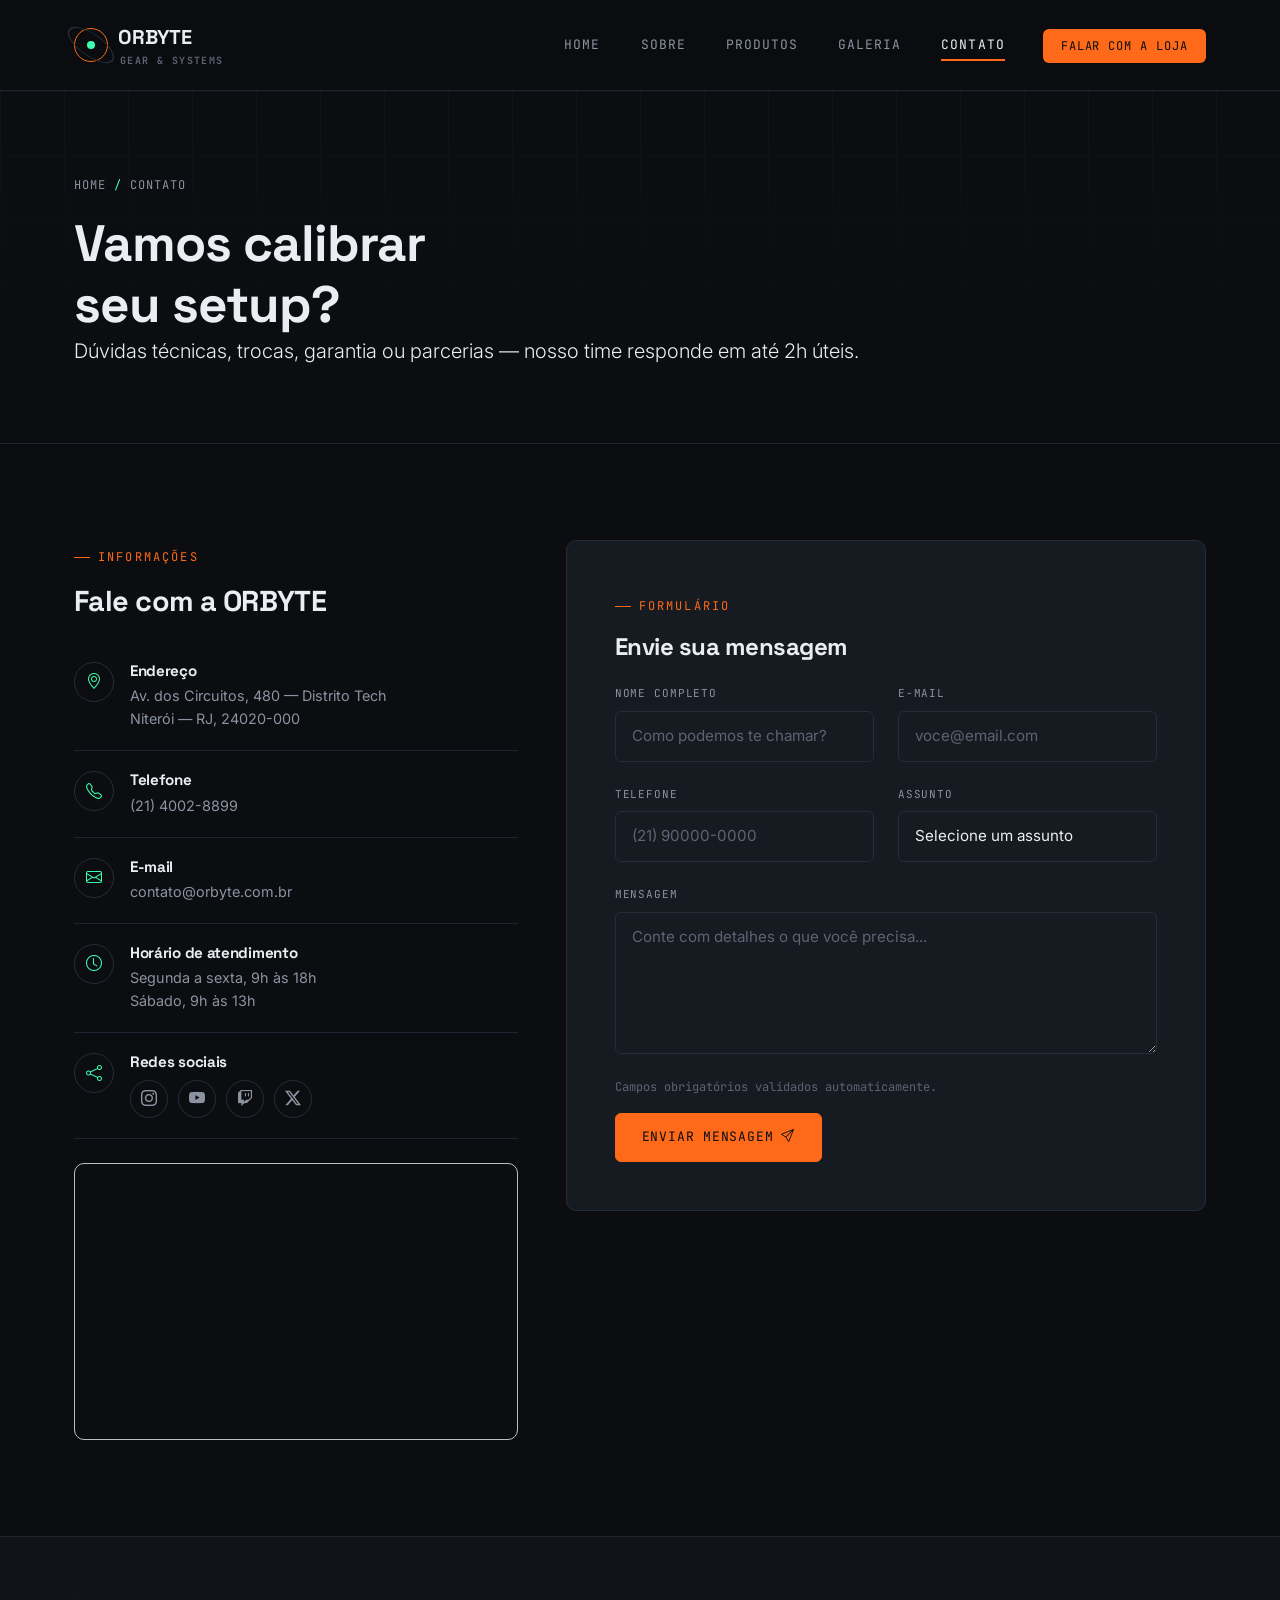
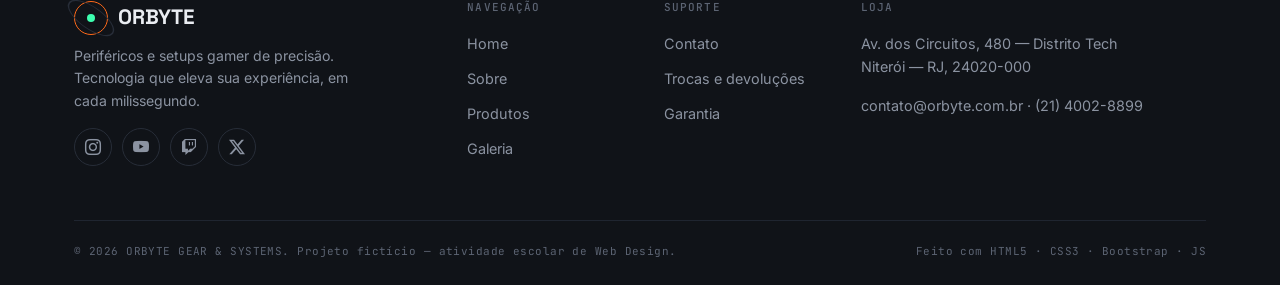
<file: contato.html>
<!DOCTYPE html>
<html lang="pt-BR">
<head>
<meta charset="UTF-8">
<meta name="viewport" content="width=device-width, initial-scale=1.0">
<title>Contato — ORBYTE | Fale com nossa equipe</title>
<meta name="description" content="Entre em contato com a ORBYTE: endereço, telefone, e-mail, redes sociais e formulário de atendimento.">

<link rel="preconnect" href="https://fonts.googleapis.com">
<link rel="preconnect" href="https://fonts.gstatic.com" crossorigin>
<link href="https://fonts.googleapis.com/css2?family=Space+Grotesk:wght@500;700&family=Inter:wght@400;500;600&family=JetBrains+Mono:wght@400;500&display=swap" rel="stylesheet">

<link href="https://cdn.jsdelivr.net/npm/bootstrap@5.3.3/dist/css/bootstrap.min.css" rel="stylesheet">
<link href="https://cdn.jsdelivr.net/npm/bootstrap-icons@1.11.3/font/bootstrap-icons.css" rel="stylesheet">
<link rel="stylesheet" href="css/style.css">
</head>
<body>

<!-- ===================== HEADER ===================== -->
<header class="site-header">
  <nav class="navbar navbar-expand-lg">
    <div class="container-xl">
      <a class="navbar-brand brand" href="index.html">
        <span class="brand-mark"></span>
        <span>ORBYTE<span class="brand-sub">GEAR &amp; SYSTEMS</span></span>
      </a>
      <button class="navbar-toggler" type="button" data-bs-toggle="collapse" data-bs-target="#navMain" aria-controls="navMain" aria-expanded="false" aria-label="Abrir menu">
        <span class="navbar-toggler-icon"></span>
      </button>
      <div class="collapse navbar-collapse justify-content-end" id="navMain">
        <ul class="navbar-nav align-items-lg-center gap-lg-1">
          <li class="nav-item"><a class="nav-link" href="index.html">Home</a></li>
          <li class="nav-item"><a class="nav-link" href="sobre.html">Sobre</a></li>
          <li class="nav-item"><a class="nav-link" href="produtos.html">Produtos</a></li>
          <li class="nav-item"><a class="nav-link" href="galeria.html">Galeria</a></li>
          <li class="nav-item"><a class="nav-link active" href="contato.html">Contato</a></li>
          <li class="nav-item ms-lg-3 mt-2 mt-lg-0"><a class="btn-nav-cta" href="contato.html">Falar com a loja</a></li>
        </ul>
      </div>
    </div>
  </nav>
</header>

<!-- ===================== BANNER 5 — CONTATO ===================== -->
<section class="page-banner">
  <div class="hero-bg" style="background-image:url('https://images.unsplash.com/photo-1516387938699-a93567ec168e?auto=format&fit=crop&w=1600&q=60');"></div>
  <div class="hero-grid"></div>
  <div class="hero-scrim"></div>
  <div class="container-xl hero-content">
    <span class="breadcrumb-mono">Home <span class="accent">/</span> Contato</span>
    <h1 class="mt-3">Vamos calibrar<br>seu setup?</h1>
    <p class="lead">Dúvidas técnicas, trocas, garantia ou parcerias — nosso time responde em até 2h úteis.</p>
  </div>
</section>

<!-- ===================== CONTATO: INFO + FORM ===================== -->
<section class="section reveal">
  <div class="container-xl">
    <div class="row g-5">

      <!-- Coluna de informações -->
      <div class="col-lg-5">
        <span class="eyebrow">Informações</span>
        <h2 class="mt-3 mb-4" style="font-size:1.8rem;">Fale com a ORBYTE</h2>

        <div class="info-block">
          <div class="info-icon"><i class="bi bi-geo-alt"></i></div>
          <div>
            <h4>Endereço</h4>
            <p>Av. dos Circuitos, 480 — Distrito Tech<br>Niterói — RJ, 24020-000</p>
          </div>
        </div>
        <div class="info-block">
          <div class="info-icon"><i class="bi bi-telephone"></i></div>
          <div>
            <h4>Telefone</h4>
            <p>(21) 4002-8899</p>
          </div>
        </div>
        <div class="info-block">
          <div class="info-icon"><i class="bi bi-envelope"></i></div>
          <div>
            <h4>E-mail</h4>
            <p>contato@orbyte.com.br</p>
          </div>
        </div>
        <div class="info-block">
          <div class="info-icon"><i class="bi bi-clock"></i></div>
          <div>
            <h4>Horário de atendimento</h4>
            <p>Segunda a sexta, 9h às 18h<br>Sábado, 9h às 13h</p>
          </div>
        </div>
        <div class="info-block">
          <div class="info-icon"><i class="bi bi-share"></i></div>
          <div>
            <h4>Redes sociais</h4>
            <div class="social-row">
              <a href="#" aria-label="Instagram"><i class="bi bi-instagram"></i></a>
              <a href="#" aria-label="YouTube"><i class="bi bi-youtube"></i></a>
              <a href="#" aria-label="Twitch"><i class="bi bi-twitch"></i></a>
              <a href="#" aria-label="X"><i class="bi bi-twitter-x"></i></a>
            </div>
          </div>
        </div>

        <div class="map-frame mt-4">
          <iframe src="https://www.google.com/maps?q=Niter%C3%B3i%2C%20RJ&output=embed" loading="lazy" title="Mapa de localização da loja ORBYTE em Niterói"></iframe>
        </div>
      </div>

      <!-- Coluna de formulário -->
      <div class="col-lg-7">
        <div class="p-4 p-lg-5" style="background:var(--surface); border:1px solid var(--border); border-radius:var(--radius);">
          <span class="eyebrow">Formulário</span>
          <h2 class="mt-3 mb-4" style="font-size:1.5rem;">Envie sua mensagem</h2>

          <div class="form-success" id="formSuccess">
            <i class="bi bi-check-circle me-1"></i> Mensagem enviada com sucesso! Nossa equipe responde em até 2h úteis.
          </div>

          <form id="contactForm" class="form-orbyte needs-validation" novalidate>
            <div class="row g-4">
              <div class="col-md-6">
                <label for="name">Nome completo</label>
                <input type="text" class="form-control" id="name" name="name" placeholder="Como podemos te chamar?" required minlength="2">
                <div class="invalid-feedback">Informe seu nome completo.</div>
              </div>
              <div class="col-md-6">
                <label for="email">E-mail</label>
                <input type="email" class="form-control" id="email" name="email" placeholder="voce@email.com" required>
                <div class="invalid-feedback">Informe um e-mail válido.</div>
              </div>
              <div class="col-md-6">
                <label for="phone">Telefone</label>
                <input type="tel" class="form-control" id="phone" name="phone" placeholder="(21) 90000-0000">
                <div class="invalid-feedback">Informe um telefone válido.</div>
              </div>
              <div class="col-md-6">
                <label for="subject">Assunto</label>
                <select class="form-select" id="subject" name="subject" required>
                  <option value="" selected disabled>Selecione um assunto</option>
                  <option value="duvida-produto">Dúvida sobre produto</option>
                  <option value="garantia">Garantia e suporte técnico</option>
                  <option value="troca">Trocas e devoluções</option>
                  <option value="parceria">Parcerias e imprensa</option>
                  <option value="outro">Outro assunto</option>
                </select>
                <div class="invalid-feedback">Selecione um assunto.</div>
              </div>
              <div class="col-12">
                <label for="message">Mensagem</label>
                <textarea class="form-control" id="message" name="message" rows="5" placeholder="Conte com detalhes o que você precisa..." required minlength="10"></textarea>
                <div class="invalid-feedback">Escreva uma mensagem com pelo menos 10 caracteres.</div>
              </div>
              <div class="col-12 d-flex flex-wrap align-items-center justify-content-between gap-3">
                <span class="form-note">Campos obrigatórios validados automaticamente.</span>
                <button type="submit" class="btn-orbyte">Enviar mensagem <i class="bi bi-send"></i></button>
              </div>
            </div>
          </form>
        </div>
      </div>

    </div>
  </div>
</section>

<!-- ===================== FOOTER ===================== -->
<footer class="site-footer">
  <div class="container-xl">
    <div class="row g-5">
      <div class="col-lg-4">
        <a class="brand" href="index.html">
          <span class="brand-mark"></span>
          <span class="footer-brand">ORBYTE</span>
        </a>
        <p class="footer-tagline">Periféricos e setups gamer de precisão. Tecnologia que eleva sua experiência, em cada milissegundo.</p>
        <div class="social-row">
          <a href="#" aria-label="Instagram"><i class="bi bi-instagram"></i></a>
          <a href="#" aria-label="YouTube"><i class="bi bi-youtube"></i></a>
          <a href="#" aria-label="Twitch"><i class="bi bi-twitch"></i></a>
          <a href="#" aria-label="X"><i class="bi bi-twitter-x"></i></a>
        </div>
      </div>
      <div class="col-6 col-lg-2">
        <div class="footer-col">
          <h5>Navegação</h5>
          <a href="index.html">Home</a>
          <a href="sobre.html">Sobre</a>
          <a href="produtos.html">Produtos</a>
          <a href="galeria.html">Galeria</a>
        </div>
      </div>
      <div class="col-6 col-lg-2">
        <div class="footer-col">
          <h5>Suporte</h5>
          <a href="contato.html">Contato</a>
          <a href="contato.html">Trocas e devoluções</a>
          <a href="contato.html">Garantia</a>
        </div>
      </div>
      <div class="col-lg-4">
        <div class="footer-col">
          <h5>Loja</h5>
          <p style="color:var(--muted); font-size:.9rem;">Av. dos Circuitos, 480 — Distrito Tech<br>Niterói — RJ, 24020-000</p>
          <p style="color:var(--muted); font-size:.9rem;">contato@orbyte.com.br · (21) 4002-8899</p>
        </div>
      </div>
    </div>
    <div class="footer-bottom">
      <span>© 2026 ORBYTE GEAR &amp; SYSTEMS. Projeto fictício — atividade escolar de Web Design.</span>
      <span>Feito com HTML5 · CSS3 · Bootstrap · JS</span>
    </div>
  </div>
</footer>

<button class="back-to-top" id="backToTop" aria-label="Voltar ao topo"><i class="bi bi-arrow-up"></i></button>

<script src="https://cdn.jsdelivr.net/npm/bootstrap@5.3.3/dist/js/bootstrap.bundle.min.js"></script>
<script src="js/script.js"></script>
</body>
</html>
</file>
<file: css/style.css>
/* =========================================================
   ORBYTE — Identidade Visual
   Tema: loja de tecnologia/games — estética "HUD de precisão"
   Fontes: Space Grotesk (display) / Inter (corpo) / JetBrains Mono (specs)
========================================================= */

:root{
    --bg:#0B0D10;
    --bg-elev:#101318;
    --surface:#161A21;
    --surface-2:#1C212A;
    --border:#272D38;
    --border-soft:#1F2530;
  
    --text:#EAEDF2;
    --muted:#8B93A1;
    --muted-2:#5C6473;
  
    --accent:#FF6A1A;      /* laranja sinal */
    --accent-soft:#FF6A1A22;
    --accent-2:#3DFFB0;    /* verde circuito */
    --accent-2-soft:#3DFFB022;
  
    --radius:10px;
    --radius-sm:6px;
  
    --font-display:'Space Grotesk', sans-serif;
    --font-body:'Inter', sans-serif;
    --font-mono:'JetBrains Mono', monospace;
  
    --container-max: 1180px;
  }
  
  *{ box-sizing:border-box; }
  html{ scroll-behavior:smooth; }
  
  body{
    background:var(--bg);
    color:var(--text);
    font-family:var(--font-body);
    font-size:16px;
    line-height:1.6;
    -webkit-font-smoothing:antialiased;
  }
  
  img{ max-width:100%; display:block; }
  
  a{ color:inherit; text-decoration:none; }
  
  ::selection{ background:var(--accent); color:#0B0D10; }
  
  @media (prefers-reduced-motion: reduce){
    *{ animation-duration:0.01ms !important; animation-iteration-count:1 !important; transition-duration:0.01ms !important; scroll-behavior:auto !important; }
  }
  
  :focus-visible{
    outline:2px solid var(--accent-2);
    outline-offset:3px;
  }
  
  .container-xl{
    width:100%;
    max-width:var(--container-max);
    margin:0 auto;
    padding:0 24px;
  }
  
  h1,h2,h3,h4{
    font-family:var(--font-display);
    font-weight:700;
    letter-spacing:-0.02em;
    color:var(--text);
    margin:0;
  }
  
  .eyebrow{
    font-family:var(--font-mono);
    font-size:12px;
    letter-spacing:0.18em;
    text-transform:uppercase;
    color:var(--accent);
    display:inline-flex;
    align-items:center;
    gap:8px;
  }
  .eyebrow::before{
    content:"";
    width:16px; height:1px;
    background:var(--accent);
    display:inline-block;
  }
  
  .section{ padding:96px 0; }
  .section-sm{ padding:56px 0; }
  
  @media (max-width:768px){
    .section{ padding:64px 0; }
    .section-sm{ padding:40px 0; }
  }
  
  /* ---------- Header / Nav ---------- */
  .site-header{
    position:sticky; top:0; z-index:1000;
    background:rgba(11,13,16,0.85);
    backdrop-filter:blur(10px);
    border-bottom:1px solid var(--border-soft);
  }
  .navbar{ padding:16px 0; }
  .brand{
    display:flex; align-items:center; gap:10px;
    font-family:var(--font-display);
    font-weight:700;
    font-size:20px;
    letter-spacing:-0.01em;
    color:var(--text) !important;
  }
  .brand-mark{
    width:34px; height:34px;
    border:1.5px solid var(--accent);
    border-radius:50%;
    position:relative;
    display:inline-flex;
    align-items:center;
    justify-content:center;
    flex-shrink:0;
  }
  .brand-mark::before{
    content:"";
    width:8px; height:8px;
    background:var(--accent-2);
    border-radius:50%;
  }
  .brand-mark::after{
    content:"";
    position:absolute;
    width:100%; height:100%;
    border:1px solid var(--border);
    border-radius:50%;
    transform:rotate(35deg) scale(1.7,0.7);
  }
  .brand-sub{
    font-family:var(--font-mono);
    font-size:10px;
    color:var(--muted-2);
    letter-spacing:0.14em;
    margin-left:2px;
    display:block;
  }
  
  .navbar-nav .nav-link{
    font-family:var(--font-mono);
    font-size:13px;
    letter-spacing:0.08em;
    text-transform:uppercase;
    color:var(--muted) !important;
    padding:10px 18px !important;
    position:relative;
    transition:color .2s ease;
  }
  .navbar-nav .nav-link:hover{ color:var(--text) !important; }
  .navbar-nav .nav-link.active{ color:var(--text) !important; }
  .navbar-nav .nav-link.active::after{
    content:"";
    position:absolute;
    left:18px; right:18px; bottom:4px;
    height:2px;
    background:var(--accent);
  }
  .navbar-toggler{
    border:1px solid var(--border) !important;
    padding:6px 10px;
  }
  .navbar-toggler:focus{ box-shadow:none; }
  .navbar-toggler-icon{
    filter:invert(1);
    width:1.2em; height:1.2em;
  }
  .btn-nav-cta{
    font-family:var(--font-mono);
    font-size:12px;
    letter-spacing:0.08em;
    text-transform:uppercase;
    color:var(--bg) !important;
    background:var(--accent);
    padding:9px 18px;
    border-radius:var(--radius-sm);
    transition:filter .2s ease, transform .2s ease;
  }
  .btn-nav-cta:hover{ filter:brightness(1.1); transform:translateY(-1px); }
  
  /* ---------- Corner-bracket frame (elemento de assinatura) ---------- */
  .frame{
    position:relative;
    padding:14px;
  }
  .frame::before, .frame::after,
  .frame .corner-a, .frame .corner-b{
    content:"";
    position:absolute;
    width:22px; height:22px;
    border:2px solid var(--accent-2);
    opacity:.85;
  }
  .frame::before{ top:0; left:0; border-right:none; border-bottom:none; }
  .frame::after{ bottom:0; right:0; border-left:none; border-top:none; }
  .frame .corner-a{ top:0; right:0; border-left:none; border-bottom:none; }
  .frame .corner-b{ bottom:0; left:0; border-right:none; border-top:none; }
  .frame-media{
    overflow:hidden;
    border-radius:var(--radius-sm);
    aspect-ratio: 4/3;
  }
  .frame-media img{
    width:100%; height:100%; object-fit:cover;
    transition:transform .5s ease;
  }
  .frame:hover .frame-media img{ transform:scale(1.06); }
  
  .frame-tag{
    position:absolute;
    top:10px; left:10px;
    font-family:var(--font-mono);
    font-size:10px;
    letter-spacing:.1em;
    color:var(--accent-2);
    background:rgba(11,13,16,0.75);
    padding:3px 8px;
    border:1px solid var(--border);
    z-index:2;
  }
  
  /* ---------- Buttons ---------- */
  .btn-orbyte{
    font-family:var(--font-mono);
    font-size:13px;
    letter-spacing:.06em;
    text-transform:uppercase;
    padding:13px 26px;
    border-radius:var(--radius-sm);
    border:1px solid var(--accent);
    background:var(--accent);
    color:#0B0D10;
    display:inline-flex;
    align-items:center;
    gap:8px;
    transition:transform .2s ease, filter .2s ease, background .2s ease;
  }
  .btn-orbyte:hover{ transform:translateY(-2px); filter:brightness(1.08); color:#0B0D10; }
  
  .btn-orbyte-ghost{
    font-family:var(--font-mono);
    font-size:13px;
    letter-spacing:.06em;
    text-transform:uppercase;
    padding:12px 26px;
    border-radius:var(--radius-sm);
    border:1px solid var(--border);
    background:transparent;
    color:var(--text);
    display:inline-flex;
    align-items:center;
    gap:8px;
    transition:border-color .2s ease, transform .2s ease;
  }
  .btn-orbyte-ghost:hover{ border-color:var(--accent-2); transform:translateY(-2px); color:var(--text); }
  
  /* ---------- Hero / Banners ---------- */
  .hero{
    position:relative;
    padding:120px 0 90px;
    overflow:hidden;
    border-bottom:1px solid var(--border-soft);
  }
  .hero-bg{
    position:absolute; inset:0;
    background-size:cover;
    background-position:center;
    opacity:.28;
    z-index:0;
  }
  .hero-scrim{
    position:absolute; inset:0;
    background:linear-gradient(180deg, rgba(11,13,16,0.4) 0%, var(--bg) 92%);
    z-index:1;
  }
  .hero-grid{
    position:absolute; inset:0;
    background-image:
      linear-gradient(var(--border-soft) 1px, transparent 1px),
      linear-gradient(90deg, var(--border-soft) 1px, transparent 1px);
    background-size:64px 64px;
    mask-image:linear-gradient(180deg, black, transparent 85%);
    opacity:.5;
    z-index:1;
  }
  .hero-content{ position:relative; z-index:2; }
  .hero h1{
    font-size:clamp(2.4rem, 5.5vw, 4.4rem);
    line-height:1.04;
  }
  .hero .lead{
    color:var(--muted);
    font-size:1.15rem;
    max-width:560px;
    margin-top:18px;
  }
  .hero-stats{
    display:flex; gap:36px; margin-top:44px; flex-wrap:wrap;
  }
  .hero-stat b{
    font-family:var(--font-display);
    font-size:1.8rem;
    display:block;
    color:var(--accent-2);
  }
  .hero-stat span{
    font-family:var(--font-mono);
    font-size:11px;
    color:var(--muted);
    letter-spacing:.06em;
    text-transform:uppercase;
  }
  
  .page-banner{
    position:relative;
    padding:80px 0 60px;
    border-bottom:1px solid var(--border-soft);
    overflow:hidden;
  }
  .page-banner .hero-bg{ opacity:.22; }
  .page-banner h1{ font-size:clamp(2rem, 4.5vw, 3.2rem); }
  .breadcrumb-mono{
    font-family:var(--font-mono);
    font-size:12px;
    color:var(--muted);
    letter-spacing:.08em;
    text-transform:uppercase;
  }
  .breadcrumb-mono .accent{ color:var(--accent-2); }
  
  /* ---------- Cards ---------- */
  .card-orbyte{
    background:var(--surface);
    border:1px solid var(--border);
    border-radius:var(--radius);
    padding:28px;
    height:100%;
    transition:border-color .25s ease, transform .25s ease, background .25s ease;
  }
  .card-orbyte:hover{
    border-color:var(--accent-2);
    transform:translateY(-4px);
    background:var(--surface-2);
  }
  .card-icon{
    width:46px; height:46px;
    border-radius:var(--radius-sm);
    background:var(--accent-soft);
    color:var(--accent);
    display:flex; align-items:center; justify-content:center;
    margin-bottom:18px;
  }
  .card-orbyte h3{ font-size:1.15rem; margin-bottom:10px; }
  .card-orbyte p{ color:var(--muted); font-size:.94rem; margin:0; }
  
  /* ---------- Product cards ---------- */
  .product-card{
    background:var(--surface);
    border:1px solid var(--border);
    border-radius:var(--radius);
    overflow:hidden;
    height:100%;
    transition:transform .25s ease, border-color .25s ease;
    display:flex; flex-direction:column;
  }
  .product-card:hover{ transform:translateY(-6px); border-color:var(--accent-2); }
  .product-media{
    position:relative;
    aspect-ratio:4/3;
    overflow:hidden;
    background:var(--bg-elev);
  }
  .product-media img{
    width:100%; height:100%; object-fit:cover;
    transition:transform .5s ease;
  }
  .product-card:hover .product-media img{ transform:scale(1.08); }
  .product-sku{
    position:absolute; top:10px; left:10px;
    font-family:var(--font-mono);
    font-size:10px;
    color:var(--accent-2);
    background:rgba(11,13,16,0.75);
    border:1px solid var(--border);
    padding:3px 8px;
  }
  .product-badge{
    position:absolute; top:10px; right:10px;
    font-family:var(--font-mono);
    font-size:10px;
    letter-spacing:.06em;
    text-transform:uppercase;
    color:#0B0D10;
    background:var(--accent);
    padding:4px 9px;
    border-radius:3px;
  }
  .product-body{ padding:22px; display:flex; flex-direction:column; flex:1; }
  .product-body h3{ font-size:1.1rem; margin-bottom:6px; }
  .product-body p{ color:var(--muted); font-size:.9rem; flex:1; }
  .product-footer{
    display:flex; align-items:center; justify-content:space-between;
    margin-top:16px; padding-top:16px;
    border-top:1px solid var(--border);
  }
  .product-price{
    font-family:var(--font-mono);
    font-size:1.15rem;
    color:var(--accent-2);
  }
  .product-price small{
    display:block;
    font-size:10px;
    color:var(--muted-2);
    letter-spacing:.06em;
  }
  .btn-add{
    font-family:var(--font-mono);
    font-size:12px;
    letter-spacing:.05em;
    text-transform:uppercase;
    color:var(--text);
    background:var(--surface-2);
    border:1px solid var(--border);
    padding:9px 15px;
    border-radius:var(--radius-sm);
    transition:all .2s ease;
  }
  .btn-add:hover{ background:var(--accent); border-color:var(--accent); color:#0B0D10; }
  
  .spec-row{
    display:flex; justify-content:space-between;
    font-family:var(--font-mono);
    font-size:11px;
    color:var(--muted-2);
    padding:3px 0;
    border-bottom:1px dashed var(--border-soft);
  }
  
  /* ---------- Gallery ---------- */
  .gallery-item{
    position:relative;
    overflow:hidden;
    border-radius:var(--radius-sm);
    aspect-ratio:1/1;
    cursor:pointer;
    border:1px solid var(--border);
  }
  .gallery-item img{
    width:100%; height:100%; object-fit:cover;
    transition:transform .5s ease, filter .5s ease;
  }
  .gallery-item:hover img{ transform:scale(1.1); filter:brightness(.65); }
  .gallery-caption{
    position:absolute; inset:auto 0 0 0;
    padding:14px 16px;
    background:linear-gradient(0deg, rgba(11,13,16,0.92), transparent);
    opacity:0;
    transform:translateY(8px);
    transition:opacity .3s ease, transform .3s ease;
  }
  .gallery-item:hover .gallery-caption{ opacity:1; transform:translateY(0); }
  .gallery-caption .idx{
    font-family:var(--font-mono);
    font-size:10px;
    color:var(--accent-2);
    display:block;
    letter-spacing:.08em;
  }
  .gallery-caption .cap{
    font-size:.85rem;
    color:var(--text);
  }
  .gallery-zoom-icon{
    position:absolute; top:12px; right:12px;
    width:30px; height:30px;
    border:1px solid rgba(255,255,255,0.35);
    border-radius:50%;
    display:flex; align-items:center; justify-content:center;
    color:#fff;
    opacity:0;
    transition:opacity .3s ease;
    background:rgba(11,13,16,0.5);
  }
  .gallery-item:hover .gallery-zoom-icon{ opacity:1; }
  
  /* Lightbox */
  .orbyte-lightbox{
    position:fixed; inset:0;
    background:rgba(6,7,9,0.94);
    z-index:2000;
    display:none;
    align-items:center; justify-content:center;
    padding:40px 20px;
  }
  .orbyte-lightbox.active{ display:flex; }
  .orbyte-lightbox img{
    max-width:min(900px, 92vw);
    max-height:82vh;
    object-fit:contain;
    border:1px solid var(--border);
  }
  .orbyte-lightbox .lb-cap{
    position:absolute;
    bottom:36px; left:0; right:0;
    text-align:center;
    font-family:var(--font-mono);
    font-size:12px;
    color:var(--muted);
    letter-spacing:.06em;
  }
  .orbyte-lightbox .lb-close{
    position:absolute; top:24px; right:28px;
    width:42px; height:42px;
    border:1px solid var(--border);
    border-radius:50%;
    display:flex; align-items:center; justify-content:center;
    color:var(--text);
    cursor:pointer;
    background:var(--surface);
    transition:border-color .2s ease;
  }
  .orbyte-lightbox .lb-close:hover{ border-color:var(--accent); }
  
  /* ---------- Forms ---------- */
  .form-orbyte label{
    font-family:var(--font-mono);
    font-size:11px;
    letter-spacing:.08em;
    text-transform:uppercase;
    color:var(--muted);
    margin-bottom:8px;
    display:block;
  }
  .form-orbyte .form-control,
  .form-orbyte .form-select{
    background:var(--surface);
    border:1px solid var(--border);
    color:var(--text);
    border-radius:var(--radius-sm);
    padding:13px 16px;
    font-family:var(--font-body);
    font-size:.95rem;
  }
  .form-orbyte .form-control:focus,
  .form-orbyte .form-select:focus{
    background:var(--surface);
    border-color:var(--accent-2);
    box-shadow:0 0 0 3px var(--accent-2-soft);
    color:var(--text);
  }
  .form-orbyte .form-control::placeholder{ color:var(--muted-2); }
  .form-orbyte .invalid-feedback{ font-size:12px; }
  .form-orbyte .form-control.is-invalid,
  .form-orbyte .form-select.is-invalid{ border-color:#FF4D4D; }
  .form-orbyte .form-control.is-valid,
  .form-orbyte .form-select.is-valid{ border-color:var(--accent-2); }
  
  .form-note{
    font-family:var(--font-mono);
    font-size:12px;
    color:var(--muted-2);
  }
  
  .form-success{
    display:none;
    border:1px solid var(--accent-2);
    background:var(--accent-2-soft);
    border-radius:var(--radius-sm);
    padding:16px 18px;
    font-family:var(--font-mono);
    font-size:13px;
    color:var(--accent-2);
    margin-bottom:20px;
  }
  .form-success.show{ display:block; }
  
  /* ---------- Contact info blocks ---------- */
  .info-block{
    display:flex; gap:16px;
    padding:20px 0;
    border-bottom:1px solid var(--border-soft);
  }
  .info-block:last-child{ border-bottom:none; }
  .info-icon{
    width:40px; height:40px;
    border:1px solid var(--border);
    border-radius:50%;
    display:flex; align-items:center; justify-content:center;
    color:var(--accent-2);
    flex-shrink:0;
  }
  .info-block h4{ font-size:.95rem; margin-bottom:4px; }
  .info-block p{ color:var(--muted); font-size:.9rem; margin:0; }
  
  .map-frame{
    border:1px solid var(--border);
    border-radius:var(--radius);
    overflow:hidden;
    filter:grayscale(1) invert(0.92) contrast(0.9);
    aspect-ratio:16/10;
  }
  .map-frame iframe{ width:100%; height:100%; border:0; }
  
  .social-row{ display:flex; gap:10px; margin-top:8px; }
  .social-row a{
    width:38px; height:38px;
    border:1px solid var(--border);
    border-radius:50%;
    display:flex; align-items:center; justify-content:center;
    transition:border-color .2s ease, color .2s ease;
    color:var(--muted);
  }
  .social-row a:hover{ border-color:var(--accent); color:var(--accent); }
  
  /* ---------- Footer ---------- */
  .site-footer{
    background:var(--bg-elev);
    border-top:1px solid var(--border-soft);
    padding:64px 0 24px;
  }
  .footer-brand{ font-family:var(--font-display); font-size:1.3rem; font-weight:700; }
  .footer-tagline{ color:var(--muted); font-size:.88rem; margin-top:10px; max-width:280px; }
  .footer-col h5{
    font-family:var(--font-mono);
    font-size:11px;
    letter-spacing:.1em;
    text-transform:uppercase;
    color:var(--muted-2);
    margin-bottom:18px;
  }
  .footer-col a{
    display:block;
    color:var(--muted);
    font-size:.9rem;
    margin-bottom:12px;
    transition:color .2s ease;
  }
  .footer-col a:hover{ color:var(--accent-2); }
  .footer-bottom{
    border-top:1px solid var(--border-soft);
    margin-top:48px;
    padding-top:22px;
    display:flex; justify-content:space-between; flex-wrap:wrap; gap:12px;
    font-family:var(--font-mono);
    font-size:11px;
    color:var(--muted-2);
    letter-spacing:.04em;
  }
  
  /* ---------- Misc ---------- */
  .divider-dashed{
    border-top:1px dashed var(--border);
    margin:0;
  }
  .text-muted-orbyte{ color:var(--muted); }
  .badge-accent{
    font-family:var(--font-mono);
    font-size:10px;
    letter-spacing:.08em;
    text-transform:uppercase;
    color:var(--accent-2);
    border:1px solid var(--accent-2);
    padding:4px 10px;
    border-radius:20px;
    display:inline-block;
  }
  
  /* Scroll reveal */
  .reveal{ opacity:0; transform:translateY(18px); transition:opacity .6s ease, transform .6s ease; }
  .reveal.in{ opacity:1; transform:translateY(0); }
  
  /* Back to top */
  .back-to-top{
    position:fixed; right:22px; bottom:22px;
    width:44px; height:44px;
    border-radius:50%;
    background:var(--accent);
    color:#0B0D10;
    display:flex; align-items:center; justify-content:center;
    opacity:0; pointer-events:none;
    transform:translateY(10px);
    transition:opacity .3s ease, transform .3s ease;
    z-index:900;
    border:none;
  }
  .back-to-top.show{ opacity:1; pointer-events:auto; transform:translateY(0); }
</file>
